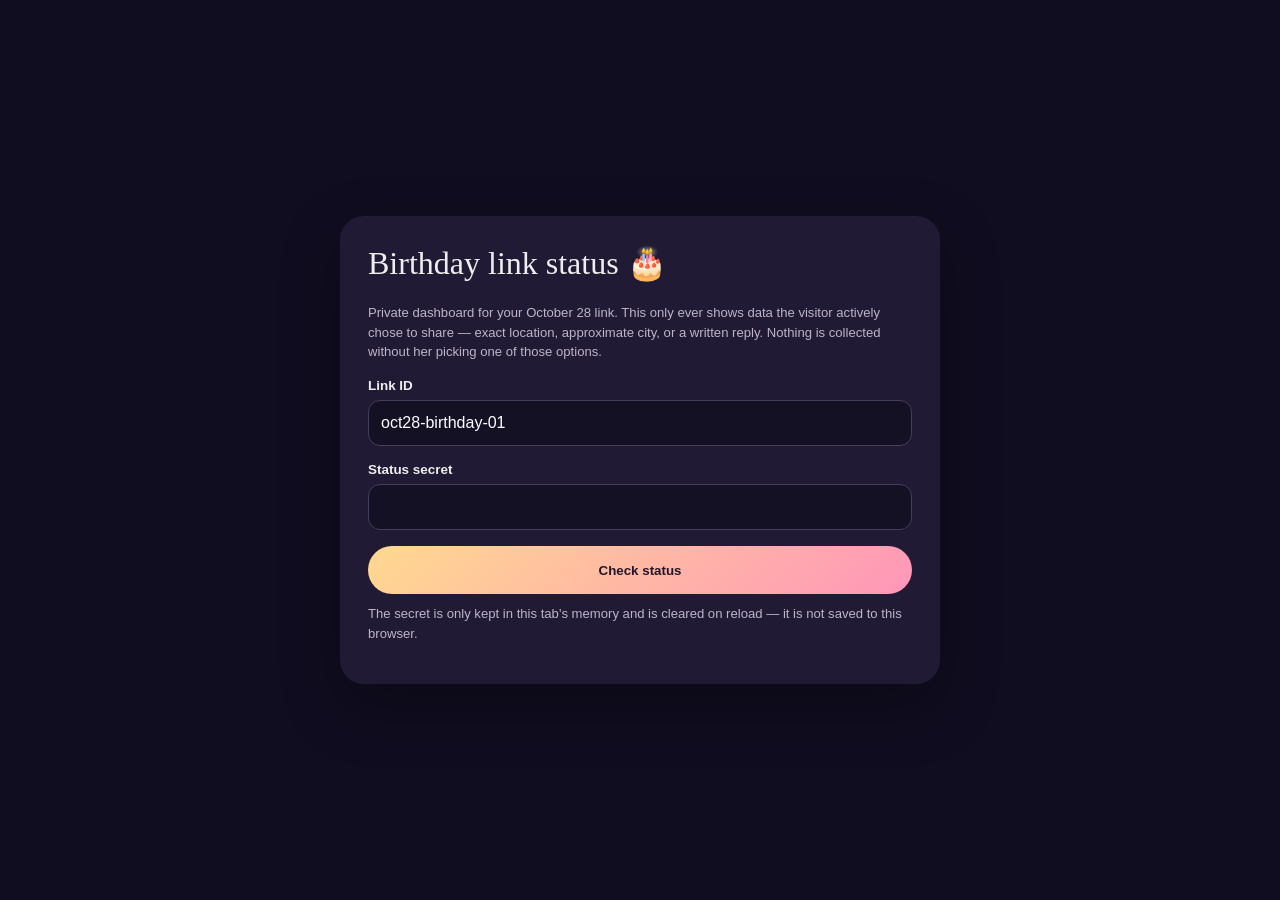
<file: status.html>
<!DOCTYPE html>
<html lang="en">
<head>
  <meta charset="UTF-8" />
  <meta name="viewport" content="width=device-width, initial-scale=1.0" />
  <title>Birthday Link Status</title>
  <style>
    *{box-sizing:border-box}body{margin:0;min-height:100vh;display:grid;place-items:center;padding:20px;font-family:Arial,sans-serif;color:#eee;background:#100d20}.card{width:min(100%,600px);padding:28px;border-radius:24px;background:#201a34;box-shadow:0 22px 60px rgba(0,0,0,.3)}h1{margin-top:0;font-family:Georgia,serif;font-weight:500}.muted{color:#bfb4c8;font-size:.82rem;line-height:1.5}label{display:block;margin:16px 0 7px;font-size:.84rem;font-weight:700}input{width:100%;min-height:46px;border:1px solid #463c5c;border-radius:12px;padding:10px 12px;font:inherit;color:#fff;background:#151125}button{width:100%;min-height:48px;margin-top:16px;border:0;border-radius:999px;background:linear-gradient(135deg,#ffd990,#ff96b9);color:#241628;font-weight:800;cursor:pointer}.result{margin-top:20px;padding:17px;border-radius:16px;background:#171229;line-height:1.7;display:none}.key{font-weight:800;color:#ffd990}.warn{margin-top:12px;color:#ffcf8c;font-size:.82rem;line-height:1.5}.good{margin-top:12px;color:#b9f7c7;font-size:.82rem;line-height:1.5}.divider{height:1px;background:#32284a;margin:14px 0}.small{font-size:.82rem;color:#cfc5da}.coords{font-family:ui-monospace,SFMono-Regular,Menlo,monospace}.msg{white-space:pre-wrap;background:#151125;border-radius:12px;padding:10px 12px;margin-top:6px}
  </style>
</head>
<body>
  <main class="card">
    <h1>Birthday link status 🎂</h1>
    <p class="muted">Private dashboard for your October 28 link. This only ever shows data the visitor actively chose to share — exact location, approximate city, or a written reply. Nothing is collected without her picking one of those options.</p>
    <label for="linkId">Link ID</label>
    <input id="linkId" value="oct28-birthday-01" />
    <label for="secret">Status secret</label>
    <input id="secret" type="password" autocomplete="off" />
    <button id="checkBtn">Check status</button>
    <p class="muted" style="margin-top:10px">The secret is only kept in this tab's memory and is cleared on reload — it is not saved to this browser.</p>
    <div id="result" class="result"></div>
  </main>
  <script>
    const btn=document.getElementById('checkBtn');const result=document.getElementById('result');
    const esc=(v)=>String(v??'').replace(/[&<>"']/g,c=>({'&':'&amp;','<':'&lt;','>':'&gt;','"':'&quot;',"'":'&#039;'}[c]));
    btn.addEventListener('click',async()=>{
      result.style.display='block';result.textContent='Checking...';
      try{
        const linkId=encodeURIComponent(document.getElementById('linkId').value.trim());
        const secret=document.getElementById('secret').value;
        const response=await fetch(`/api/status?linkId=${linkId}`,{headers:{'x-status-secret':secret}});
        const data=await response.json();
        if(!response.ok||!data.ok){result.textContent=data.error||'Could not check status.';return}
        const reactionLabels={yes_smile:'Yes ❤️',of_course:'Of course 😄',still_hurt:'Still hurt',need_time:'Needs time'};
        const permissionLabels={granted_gps:'Shared exact location',granted_city:'Shared city only',skipped:'Chose not to share',denied:'Browser permission denied',unavailable:'Location unavailable',timeout:'Request timed out'};
        const coords=(data.gpsLatitude!==null&&data.gpsLongitude!==null)?`${data.gpsLatitude}, ${data.gpsLongitude}`:null;
        const city=[data.city,data.region,data.country].filter(Boolean).join(', ');
        result.innerHTML=`
      <div><span class="key">Link opened:</span> ${data.opened?'Yes':'Not yet'}</div>
      <div><span class="key">Open count:</span> ${data.openCount}</div>
      <div><span class="key">Birthday wish opened:</span> ${data.messageRevealed?'Yes':'Not yet'}</div>
      <div><span class="key">Last opened:</span> ${data.lastOpenedAt?esc(new Date(data.lastOpenedAt).toLocaleString()):'—'}</div>
      <div class="divider"></div>
      <div><span class="key">Location choice:</span> ${esc(permissionLabels[data.locationPermission]||'Not chosen yet')}</div>
      ${coords?`<div><span class="key">Exact coordinates:</span> <span class="coords">${esc(coords)}</span></div><div><span class="key">Accuracy:</span> ${data.gpsAccuracy!==null?`±${esc(Math.round(data.gpsAccuracy))} meters`:'—'}</div><div><a href="https://www.google.com/maps?q=${encodeURIComponent(data.gpsLatitude+','+data.gpsLongitude)}" target="_blank" rel="noopener" style="color:#ffd990">Open in Google Maps</a></div>`:''}
      ${city?`<div><span class="key">Approximate city:</span> ${esc(city)}</div>`:''}
      ${!coords&&!city?'<div class="small">No location shared.</div>':''}
      <div class="divider"></div>
      <div><span class="key">Her answer:</span> ${data.responseReceived?esc(reactionLabels[data.latestReaction]||data.latestReaction):'No answer sent'}</div>
      <div><span class="key">Answer time:</span> ${data.latestReactionAt?esc(new Date(data.latestReactionAt).toLocaleString()):'—'}</div>
      ${data.message?`<div><span class="key">Her message:</span><div class="msg">${esc(data.message)}</div></div>`:''}
      <div class="divider"></div>
      ${data.locationMode==='full'?'<div class="good">All status columns are enabled.</div>':'<div class="warn">Run the SQL in README.md to enable full status columns.</div>'}`;
      }catch(_){result.textContent='Could not check status.'}
    });
  </script>
</body>
</html>
</file>
